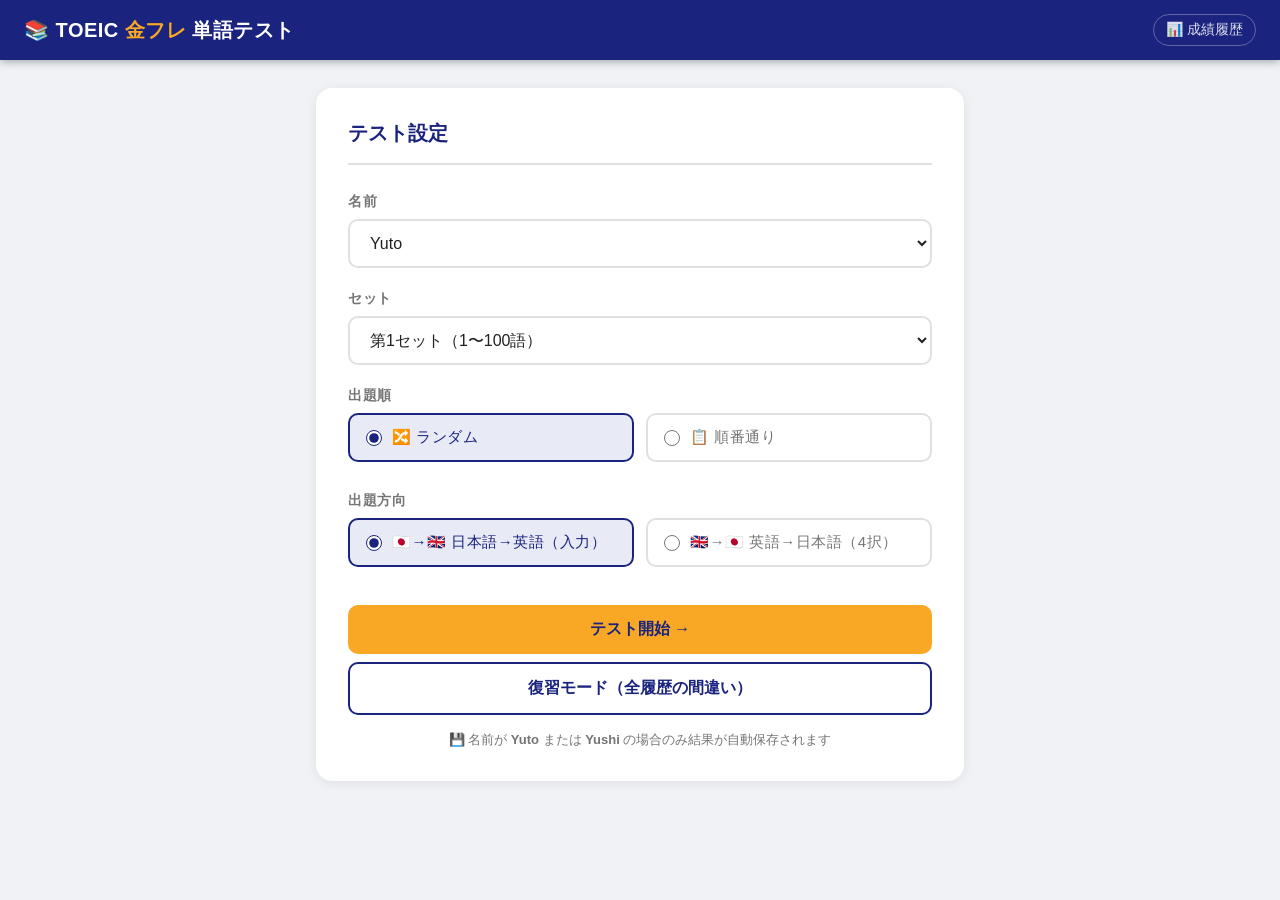
<file: index.html>
<!DOCTYPE html>
<html lang="ja">
<head>
  <meta charset="UTF-8">
  <meta name="viewport" content="width=device-width, initial-scale=1.0">
  <title>TOEIC 金フレ 単語テスト</title>
  <link rel="stylesheet" href="style.css">
  <script src="config.js"></script>
</head>
<body>
  <header class="header">
    <h1>📚 TOEIC <span class="accent">金フレ</span> 単語テスト</h1>
    <a href="history.html" class="header-link">📊 成績履歴</a>
  </header>

  <div class="container">
    <div class="card">
      <h2 class="card-title">テスト設定</h2>

      <div class="form-group">
        <label for="name">名前</label>
        <select id="name">
          <option value="Yuto">Yuto</option>
          <option value="Yushi">Yushi</option>
          <option value="Test">Test</option>
        </select>
      </div>

      <div class="form-group">
        <label for="set">セット</label>
        <select id="set">
          <option value="1">第1セット（1〜100語）</option>
          <option value="2">第2セット（101〜200語）</option>
          <option value="3">第3セット（201〜300語）</option>
          <option value="4">第4セット（301〜400語）</option>
          <option value="5">第5セット（401〜500語）</option>
          <option value="6">第6セット（501〜600語）</option>
          <option value="7">第7セット（601〜700語）</option>
          <option value="8">第8セット（701〜800語）</option>
          <option value="9">第9セット（801〜900語）</option>
          <option value="10">第10セット（901〜1000語）</option>
        </select>
      </div>

      <div class="form-group">
        <label>出題順</label>
        <div class="radio-group">
          <label class="radio-option">
            <input type="radio" name="order" value="random" checked>
            <span>🔀 ランダム</span>
          </label>
          <label class="radio-option">
            <input type="radio" name="order" value="sequential">
            <span>📋 順番通り</span>
          </label>
        </div>
      </div>

      <div class="form-group">
        <label>出題方向</label>
        <div class="radio-group">
          <label class="radio-option">
            <input type="radio" name="direction" value="jp-to-en" checked>
            <span>🇯🇵→🇬🇧 日本語→英語（入力）</span>
          </label>
          <label class="radio-option">
            <input type="radio" name="direction" value="en-to-jp">
            <span>🇬🇧→🇯🇵 英語→日本語（4択）</span>
          </label>
        </div>
      </div>

      <button class="btn btn-accent btn-full" onclick="startQuiz()">テスト開始 →</button>
      <button class="btn btn-outline btn-full" id="reviewBtn" onclick="startReview()" style="margin-top:8px;">復習モード（全履歴の間違い）</button>

      <p style="margin-top: 16px; font-size: 13px; color: var(--text-light); text-align: center;">
        💾 名前が <strong>Yuto</strong> または <strong>Yushi</strong> の場合のみ結果が自動保存されます
      </p>
    </div>
  </div>

  <script>
    // 前回選択した名前を自動復元
    const savedName = localStorage.getItem('lastPlayerName');
    if (savedName) document.getElementById('name').value = savedName;

    function startQuiz() {
      const name      = document.getElementById('name').value;
      const set       = document.getElementById('set').value;
      const order     = document.querySelector('input[name="order"]:checked').value;
      const direction = document.querySelector('input[name="direction"]:checked').value;

      localStorage.setItem('lastPlayerName', name);
      sessionStorage.setItem('quizName',      name);
      sessionStorage.setItem('quizSet',       set);
      sessionStorage.setItem('quizOrder',     order);
      sessionStorage.setItem('quizDirection', direction);
      sessionStorage.removeItem('quizMode');
      sessionStorage.removeItem('reviewWords');

      window.location.href = 'quiz.html';
    }

    async function startReview() {
      const name = document.getElementById('name').value;
      localStorage.setItem('lastPlayerName', name);

      if (!CONFIG.GAS_URL || CONFIG.GAS_URL === 'YOUR_GAS_URL_HERE') {
        alert('GAS_URLが設定されていないため復習モードは使用できません。');
        return;
      }

      const btn = document.getElementById('reviewBtn');
      btn.textContent = '読み込み中...';
      btn.disabled = true;

      try {
        // Results と ReviewProgress を並行取得
        const [resResults, resReview] = await Promise.all([
          fetch(CONFIG.GAS_URL + '?action=get',                        { redirect: 'follow' }),
          fetch(CONFIG.GAS_URL + '?action=getReview&name=' + encodeURIComponent(name), { redirect: 'follow' })
        ]);
        const records       = await resResults.json();
        const reviewHistory = await resReview.json();

        // 対象ユーザーのレコードを時系列順に並べる
        const userRecords = records
          .filter(r => r.name === name)
          .sort((a, b) => new Date(a.timestamp) - new Date(b.timestamp));

        if (userRecords.length === 0) {
          alert(`${name} の記録がまだありません。`);
          return;
        }

        // 単語ごとの間違い回数 と 初出のセット番号 を集計
        const wrongCount = {};  // { english: count }
        const wordSetMap = {};  // { english: setNumber }
        userRecords.forEach(r => {
          if (!r.wrongWords) return;
          r.wrongWords.split(' / ').forEach(w => {
            const eng = w.split('(')[0].trim();
            if (!eng) return;
            wrongCount[eng] = (wrongCount[eng] || 0) + 1;
            if (!wordSetMap[eng]) wordSetMap[eng] = r.setNumber;
          });
        });

        if (Object.keys(wrongCount).length === 0) {
          alert(`${name} の間違えた単語がありません。`);
          return;
        }

        const masteredWords = new Set();

        // 卒業判定①: そのセットの直近2回どちらにも出てこなかった単語は除外
        const recordsBySet = {};
        userRecords.forEach(r => {
          if (!recordsBySet[r.setNumber]) recordsBySet[r.setNumber] = [];
          recordsBySet[r.setNumber].push(r);
        });
        Object.entries(wordSetMap).forEach(([eng, setNum]) => {
          const setRecords = recordsBySet[setNum] || [];
          if (setRecords.length < 2) return;
          const last2 = setRecords.slice(-2);
          const stillWrong = last2.some(r =>
            r.wrongWords && r.wrongWords.split(' / ').some(w => w.split('(')[0].trim() === eng)
          );
          if (!stillWrong) masteredWords.add(eng);
        });

        // 卒業判定②: 復習モードで直近2回連続正解した単語は除外
        const reviewByWord = {};  // { english: [isCorrect, ...] } 時系列順
        reviewHistory
          .sort((a, b) => new Date(a.timestamp) - new Date(b.timestamp))
          .forEach(r => {
            if (!reviewByWord[r.english]) reviewByWord[r.english] = [];
            reviewByWord[r.english].push(r.isCorrect);
          });
        Object.entries(reviewByWord).forEach(([eng, results]) => {
          if (results.length < 2) return;
          const last2 = results.slice(-2);
          if (last2[0] === true && last2[1] === true) masteredWords.add(eng);
        });

        const reviewWords = Object.keys(wrongCount).filter(w => !masteredWords.has(w));

        if (reviewWords.length === 0) {
          alert(`${name} の復習すべき単語がありません。全部覚えています！`);
          return;
        }

        sessionStorage.setItem('quizName',          name);
        sessionStorage.setItem('quizMode',          'review');
        sessionStorage.setItem('reviewWords',       JSON.stringify(reviewWords));
        sessionStorage.setItem('reviewWrongCounts', JSON.stringify(wrongCount));

        window.location.href = 'quiz.html';
      } catch (err) {
        alert('データの読み込みに失敗しました。');
      } finally {
        btn.textContent = '復習モード（全履歴の間違い）';
        btn.disabled = false;
      }
    }

  </script>
</body>
</html>
</file>
<file: style.css>
* {
  margin: 0;
  padding: 0;
  box-sizing: border-box;
}

:root {
  --primary: #1a237e;
  --primary-light: #3949ab;
  --accent: #f9a825;
  --bg: #f0f2f5;
  --card: #ffffff;
  --text: #212121;
  --text-light: #757575;
  --correct: #2e7d32;
  --correct-bg: #e8f5e9;
  --wrong: #c62828;
  --wrong-bg: #ffebee;
  --border: #e0e0e0;
}

body {
  font-family: 'Segoe UI', Tahoma, Geneva, Verdana, sans-serif;
  background: var(--bg);
  color: var(--text);
  min-height: 100vh;
}

/* Header */
.header {
  background: var(--primary);
  color: white;
  padding: 14px 24px;
  display: flex;
  align-items: center;
  justify-content: space-between;
  box-shadow: 0 2px 8px rgba(0,0,0,0.3);
}

.header h1 {
  font-size: 20px;
  font-weight: 700;
  letter-spacing: 0.5px;
}

.header .accent {
  color: var(--accent);
}

.header-link {
  color: rgba(255,255,255,0.85);
  text-decoration: none;
  font-size: 14px;
  padding: 6px 12px;
  border: 1px solid rgba(255,255,255,0.3);
  border-radius: 20px;
  transition: all 0.2s;
}

.header-link:hover {
  background: rgba(255,255,255,0.15);
  color: white;
}

/* Container */
.container {
  max-width: 680px;
  margin: 0 auto;
  padding: 28px 16px;
}

/* Card */
.card {
  background: var(--card);
  border-radius: 16px;
  padding: 32px;
  box-shadow: 0 2px 12px rgba(0,0,0,0.08);
  margin-bottom: 20px;
}

.card-title {
  font-size: 20px;
  font-weight: 700;
  color: var(--primary);
  margin-bottom: 28px;
  padding-bottom: 16px;
  border-bottom: 2px solid var(--border);
}

/* Buttons */
.btn {
  display: inline-block;
  padding: 12px 28px;
  border: none;
  border-radius: 10px;
  font-size: 15px;
  font-weight: 600;
  cursor: pointer;
  transition: all 0.2s;
  text-decoration: none;
  text-align: center;
}

.btn-primary {
  background: var(--primary);
  color: white;
}

.btn-primary:hover {
  background: var(--primary-light);
  transform: translateY(-1px);
  box-shadow: 0 4px 12px rgba(26,35,126,0.3);
}

.btn-accent {
  background: var(--accent);
  color: var(--primary);
}

.btn-accent:hover {
  background: #fbb300;
  transform: translateY(-1px);
  box-shadow: 0 4px 12px rgba(249,168,37,0.4);
}

.btn-outline {
  background: transparent;
  color: var(--primary);
  border: 2px solid var(--primary);
}

.btn-outline:hover {
  background: var(--primary);
  color: white;
  transform: translateY(-1px);
}

.btn-full {
  width: 100%;
  padding: 14px;
  font-size: 16px;
  margin-top: 8px;
}

.btn:disabled {
  opacity: 0.6;
  cursor: not-allowed;
  transform: none !important;
}

.btn-group {
  display: flex;
  gap: 12px;
  justify-content: center;
  flex-wrap: wrap;
}

/* Form elements */
.form-group {
  margin-bottom: 22px;
}

label {
  display: block;
  font-weight: 600;
  font-size: 14px;
  color: var(--text-light);
  margin-bottom: 8px;
  text-transform: uppercase;
  letter-spacing: 0.5px;
}

input[type="text"] {
  width: 100%;
  padding: 13px 16px;
  border: 2px solid var(--border);
  border-radius: 10px;
  font-size: 16px;
  transition: border-color 0.2s;
  outline: none;
  color: var(--text);
}

input[type="text"]:focus {
  border-color: var(--primary);
  box-shadow: 0 0 0 3px rgba(26,35,126,0.1);
}

select {
  width: 100%;
  padding: 13px 16px;
  border: 2px solid var(--border);
  border-radius: 10px;
  font-size: 16px;
  outline: none;
  cursor: pointer;
  background: white;
  color: var(--text);
  transition: border-color 0.2s;
}

select:focus {
  border-color: var(--primary);
  box-shadow: 0 0 0 3px rgba(26,35,126,0.1);
}

/* Radio group */
.radio-group {
  display: flex;
  gap: 12px;
}

.radio-option {
  flex: 1;
  display: flex;
  align-items: center;
  gap: 10px;
  padding: 13px 16px;
  border: 2px solid var(--border);
  border-radius: 10px;
  cursor: pointer;
  transition: all 0.2s;
  font-size: 15px;
  font-weight: 500;
}

.radio-option:has(input:checked) {
  border-color: var(--primary);
  background: #e8eaf6;
  color: var(--primary);
}

.radio-option input[type="radio"] {
  accent-color: var(--primary);
  width: 16px;
  height: 16px;
}

/* Progress bar */
.progress-bar {
  background: var(--border);
  border-radius: 6px;
  height: 8px;
  margin-bottom: 20px;
  overflow: hidden;
}

.progress-fill {
  background: linear-gradient(90deg, var(--primary), var(--accent));
  height: 100%;
  border-radius: 6px;
  transition: width 0.4s ease;
}

.question-meta {
  display: flex;
  justify-content: space-between;
  align-items: center;
  margin-bottom: 32px;
  font-size: 14px;
  color: var(--text-light);
}

.question-meta .set-badge {
  background: var(--primary);
  color: white;
  padding: 4px 12px;
  border-radius: 20px;
  font-size: 12px;
  font-weight: 600;
}

/* Quiz specific */
.japanese-prompt {
  text-align: center;
  margin: 0 0 32px;
}

.japanese-prompt .word-jp {
  font-size: 32px;
  font-weight: 700;
  color: var(--primary);
  display: block;
  margin-bottom: 8px;
  letter-spacing: 1px;
}

.japanese-prompt .word-example {
  display: block;
  font-size: 22px;
  font-weight: 600;
  color: var(--primary);
  margin-top: 12px;
  line-height: 1.6;
}

.answer-row {
  display: flex;
  gap: 12px;
  align-items: stretch;
}

.answer-row input {
  flex: 1;
  font-size: 18px;
  padding: 14px 18px;
}

.answer-row .btn {
  padding: 14px 24px;
  white-space: nowrap;
}

.feedback-box {
  margin-top: 16px;
  padding: 14px 18px;
  border-radius: 10px;
  font-size: 15px;
  font-weight: 600;
  display: none;
}

.feedback-box.correct {
  background: var(--correct-bg);
  color: var(--correct);
  border: 1px solid #a5d6a7;
  display: block;
}

.feedback-box.wrong {
  background: var(--wrong-bg);
  color: var(--wrong);
  border: 1px solid #ef9a9a;
  display: block;
}

.next-area {
  margin-top: 20px;
  text-align: right;
  display: none;
}

/* Score display */
.score-display {
  text-align: center;
  padding: 24px 0;
}

.score-ring {
  display: inline-flex;
  flex-direction: column;
  align-items: center;
  justify-content: center;
  width: 160px;
  height: 160px;
  border-radius: 50%;
  border: 8px solid var(--primary);
  margin-bottom: 16px;
}

.score-ring.high { border-color: var(--correct); }
.score-ring.mid { border-color: var(--accent); }
.score-ring.low { border-color: var(--wrong); }

.score-number {
  font-size: 42px;
  font-weight: 800;
  color: var(--primary);
  line-height: 1;
}

.score-ring.high .score-number { color: var(--correct); }
.score-ring.mid .score-number { color: #e65100; }
.score-ring.low .score-number { color: var(--wrong); }

.score-fraction {
  font-size: 15px;
  color: var(--text-light);
  margin-top: 4px;
}

.result-info {
  font-size: 14px;
  color: var(--text-light);
  margin-top: 8px;
}

/* Wrong words list */
.wrong-list {
  list-style: none;
}

.wrong-item {
  display: flex;
  justify-content: space-between;
  align-items: center;
  padding: 11px 0;
  border-bottom: 1px solid var(--border);
  font-size: 14px;
  gap: 12px;
}

.wrong-item:last-child {
  border-bottom: none;
}

.wrong-item .jp {
  color: var(--text-light);
  flex: 1;
}

.wrong-item .user-ans {
  color: var(--wrong);
  font-weight: 600;
  text-decoration: line-through;
  font-size: 13px;
}

.wrong-item .correct-ans {
  color: var(--correct);
  font-weight: 700;
}

.arrow {
  color: var(--border);
  margin: 0 4px;
}

/* Status message */
.status-msg {
  font-size: 13px;
  margin-top: 10px;
  text-align: center;
  min-height: 20px;
}

.status-msg.ok { color: var(--correct); }
.status-msg.err { color: var(--wrong); }

/* History page */
.filter-row {
  display: flex;
  gap: 12px;
  align-items: flex-end;
  margin-bottom: 24px;
}

.filter-row .form-group {
  margin-bottom: 0;
  min-width: 200px;
}

.chart-container {
  position: relative;
  height: 280px;
  margin: 8px 0 24px;
}

.records-table {
  width: 100%;
  border-collapse: collapse;
  font-size: 14px;
}

.records-table th {
  background: var(--bg);
  padding: 10px 12px;
  text-align: left;
  font-weight: 600;
  font-size: 12px;
  color: var(--text-light);
  text-transform: uppercase;
  letter-spacing: 0.5px;
  border-bottom: 2px solid var(--border);
}

.records-table td {
  padding: 11px 12px;
  border-bottom: 1px solid var(--border);
}

.records-table tr:last-child td {
  border-bottom: none;
}

.records-table tr:hover td {
  background: #fafafa;
}

.accuracy-badge {
  font-weight: 700;
  padding: 3px 10px;
  border-radius: 20px;
  font-size: 13px;
}

.accuracy-badge.high { color: var(--correct); background: var(--correct-bg); }
.accuracy-badge.mid { color: #e65100; background: #fff3e0; }
.accuracy-badge.low { color: var(--wrong); background: var(--wrong-bg); }

/* Empty state */
.empty-state {
  text-align: center;
  padding: 48px 24px;
  color: var(--text-light);
}

.empty-state .icon { font-size: 48px; margin-bottom: 16px; }
.empty-state p { font-size: 15px; }

/* Loading */
.loading {
  text-align: center;
  padding: 48px;
  color: var(--text-light);
}

/* Responsive */
@media (max-width: 480px) {
  .card { padding: 20px; }
  .radio-group { flex-direction: column; }
  .japanese-prompt .word-jp { font-size: 26px; }
  .answer-row { flex-direction: column; }
}
</file>
